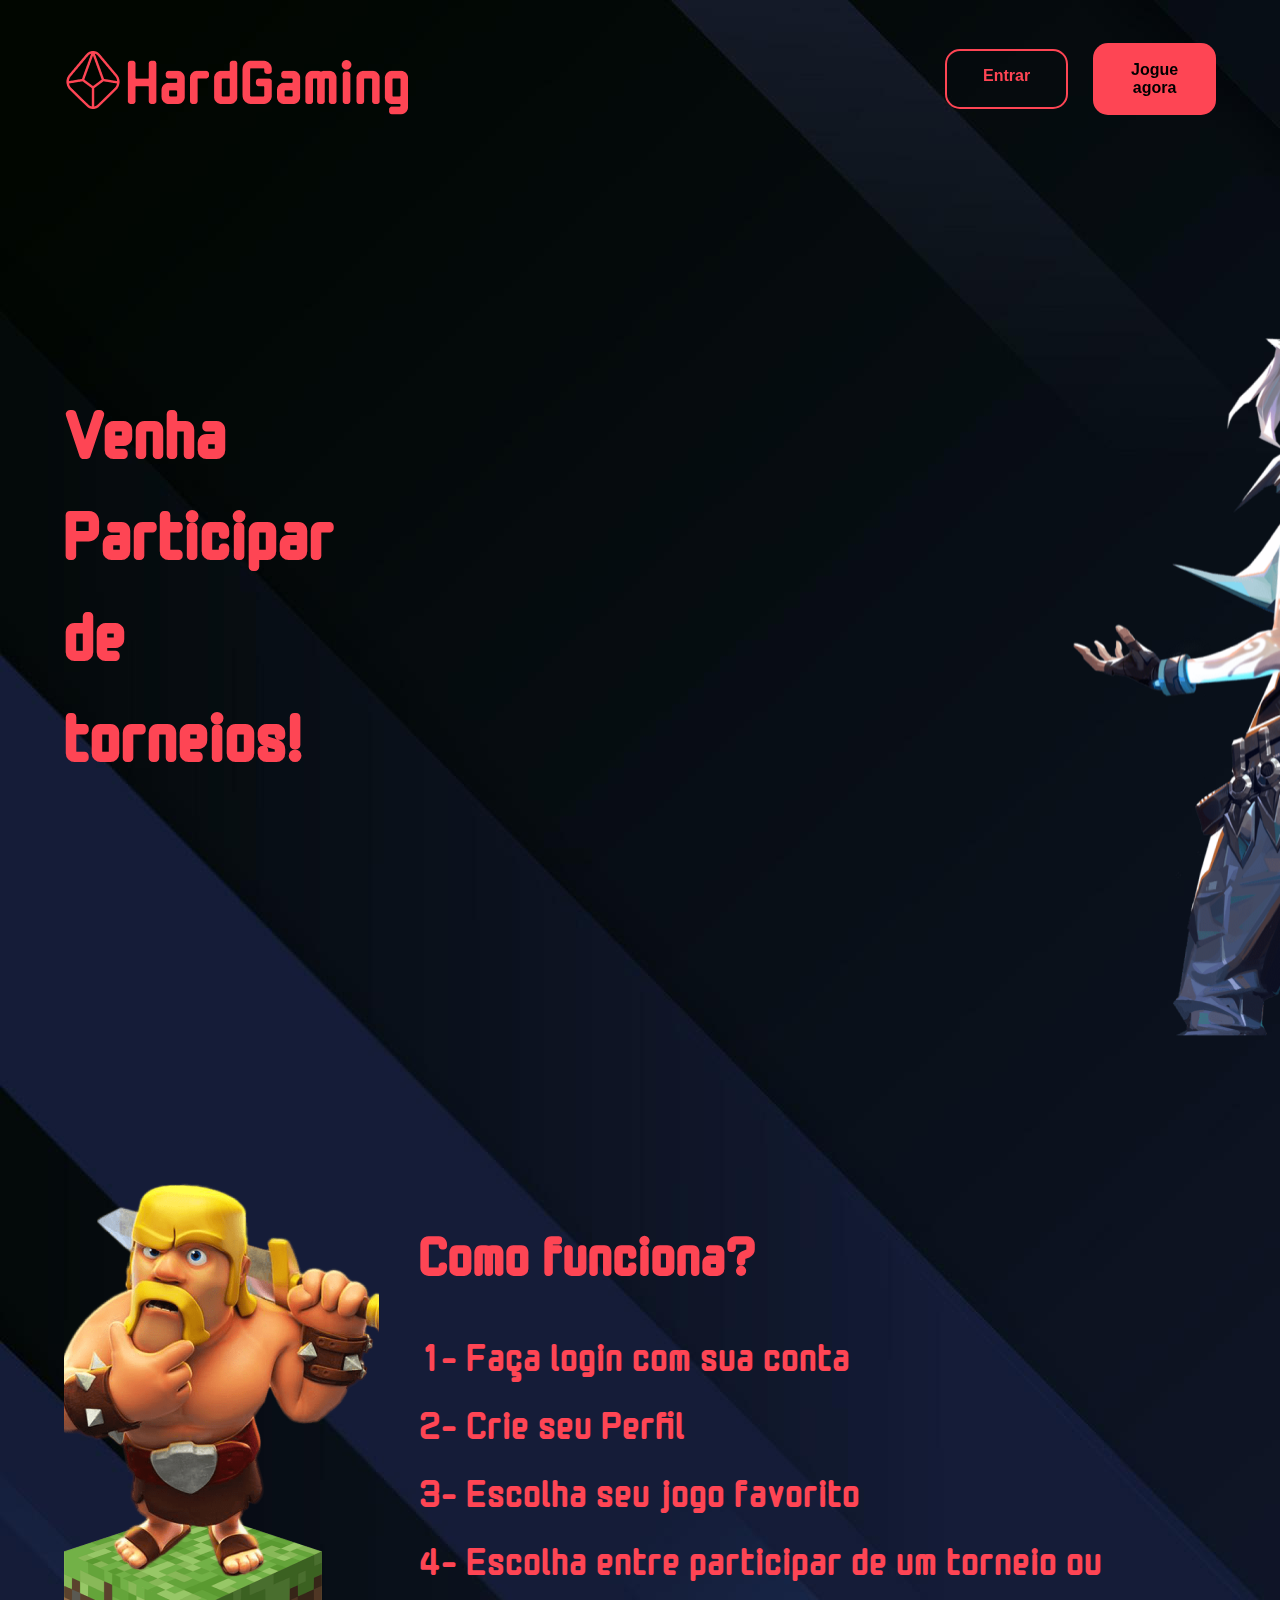
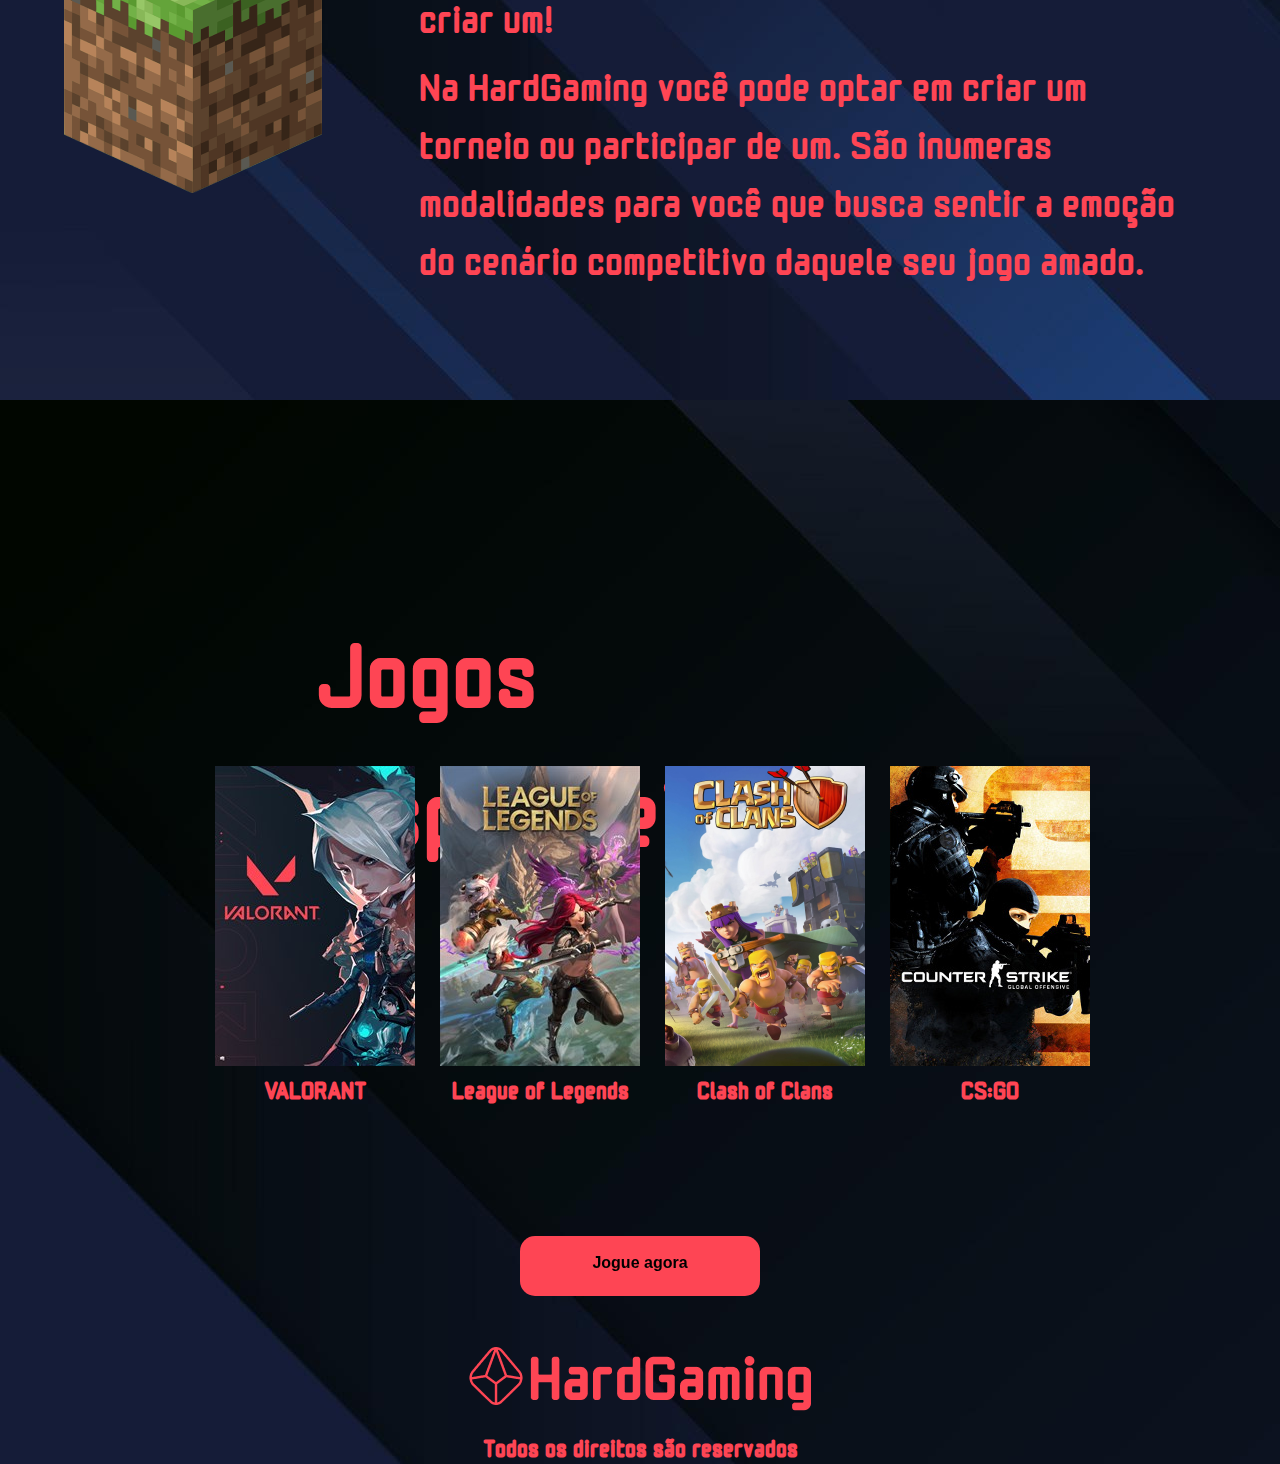
<file: index.html>
<!DOCTYPE html>
<html lang="pt-br">
<head>
    <link rel="stylesheet" type="text/css" href="./css/teste.css" />

    <meta charset="UTF-8">
    <meta http-equiv="X-UA-Compatible" content="IE=edge">
    <meta name="viewport" content="width=device-width, initial-scale=1.0">
    <title>HardGaming</title>
</head>
<body id="entrar">
    <header>
     <div class="container">
        <nav>
            <a href="../index.html">
                <img src="./img/logo.png" alt="Logo" id="iconeHome">
            </a>
            <ul class="ul">
                <a href="./pages/PaginaTorneios.html" class="button-28">Entrar</a>
                <a href="./pages/criarConta.html" class="button-29">Jogue agora</a>
                
            </ul>
    
        </nav>
        <section class="banner">
           <div class="banner-text">
                <h1>Venha</h1>
                <h1>Participar</h1>
                <h1>de</h1>
                <h1>torneios!</h1>
            </div>
           <div class="container2">
                <img src="./img/jett.png" alt="jett">
           </div>
           </div> 
        </section>
        
    </div>
    </header>
 
    <section class="Sobre">
        <div class="container">

            <div class="como-funciona">

                <img src="./img/barbaro.png" alt="barbaro">
                <div class="como-funiona-texto">
                    <h2>Como funciona?</h2>
                    <p>1- Faça login com sua conta</p>
                        <p>2- Crie seu Perfil</p>
                        <p>3- Escolha seu jogo favorito</p>
                        <p>4- Escolha entre participar de um torneio ou criar um! </p>
                       <p>
                        Na HardGaming você pode optar em
                        criar um torneio ou participar de um.
                        São inumeras modalidades para você
                        que  busca sentir a emoção do
                        cenário competitivo daquele seu
                        jogo amado.</p>
                </div>
            </div>

        </div>


    </section>
    <section class="jogos">
        <div class="titulo">
            <h1>Jogos disponiveis</h1>
        </div>
        
        
        
        
        
        <div class="jogos-disponiveis">
            <div class="valorant">
                <img src="./img/valorant.png" alt="valorant">
                <h2>VALORANT</h2>
    
            </div>
            <div class="lol">
                <img src="./img/lol.png" alt="lol">
                <h2>League of Legends</h2>
            </div>
    
            <div class="clash">
                <img src="./img/clash.png" alt="clash">
                <h2>Clash of Clans</h2>
            </div>
    
            <div class="cs">
                <img src="./img/cs.png" alt="CSGO">
                <h2>CS:GO</h2>
            </div>

        </div>
    </section>
    <section>
        <div class="fim">
            <a href="./pages/criarConta.html" class="button-29">Jogue agora</a>
            <img src="./img/logo.png" alt="Logo">
            <h2>Todos os direitos são reservados</h2>
        </div>
    </section>
    


</body>
</html>
</file>
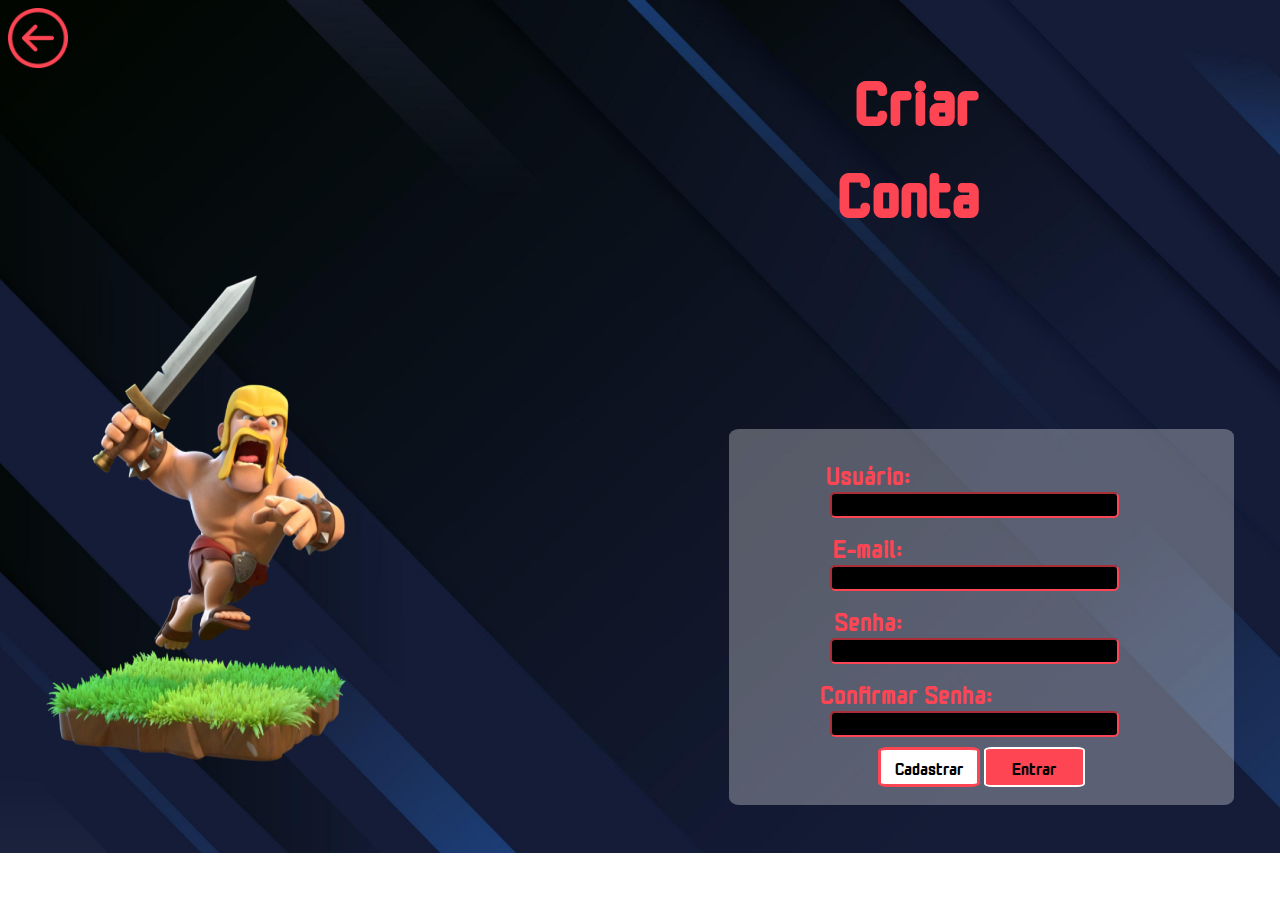
<file: pages/criarConta.html>
<!DOCTYPE html>
<html lang="pt-br">
<head>
    <link rel="stylesheet" type="text/css" href="../css/css.css" />

    <meta charset="UTF-8">
    <title>Criar Conta</title>
</head>
<body id="entrar">


   <section class="topoCriarConta">

   <a href="../index.html"><img src="../img/botao-voltar.png" alt="botaovoltar" id="botaoVoltarCriar"></a> 

    <h1>Criar Conta</h1>

    

   </section>

   <img class="barbaroCriar" src="../img/barbaroCriar.png" alt="barbaro atacando">

<main>

        <form class="form">

        <label for="usuario">Usuário:</label>
        <input type="text" id="usuario" class="input-main">

        <label for="email">E-mail:</label>
        <input type="text" id="email" class="input-main">

        <label for="senha">Senha:</label>
        <input type="password" id="senha" class="input-main">

        <label for="confSenha" style="margin-left: -30%;"> Confirmar Senha:</label>
        <input type="password" id="confSenha" class="input-main">

        <input type="button" value="Cadastrar" id="button-cadastrar" onclick="cadastrar()">
        <input type="button" value="Entrar" id="button-entrar">
        

       </form> 
</main>

</body>
<script src="../scripts/script.js"></script>
</html>
</file>
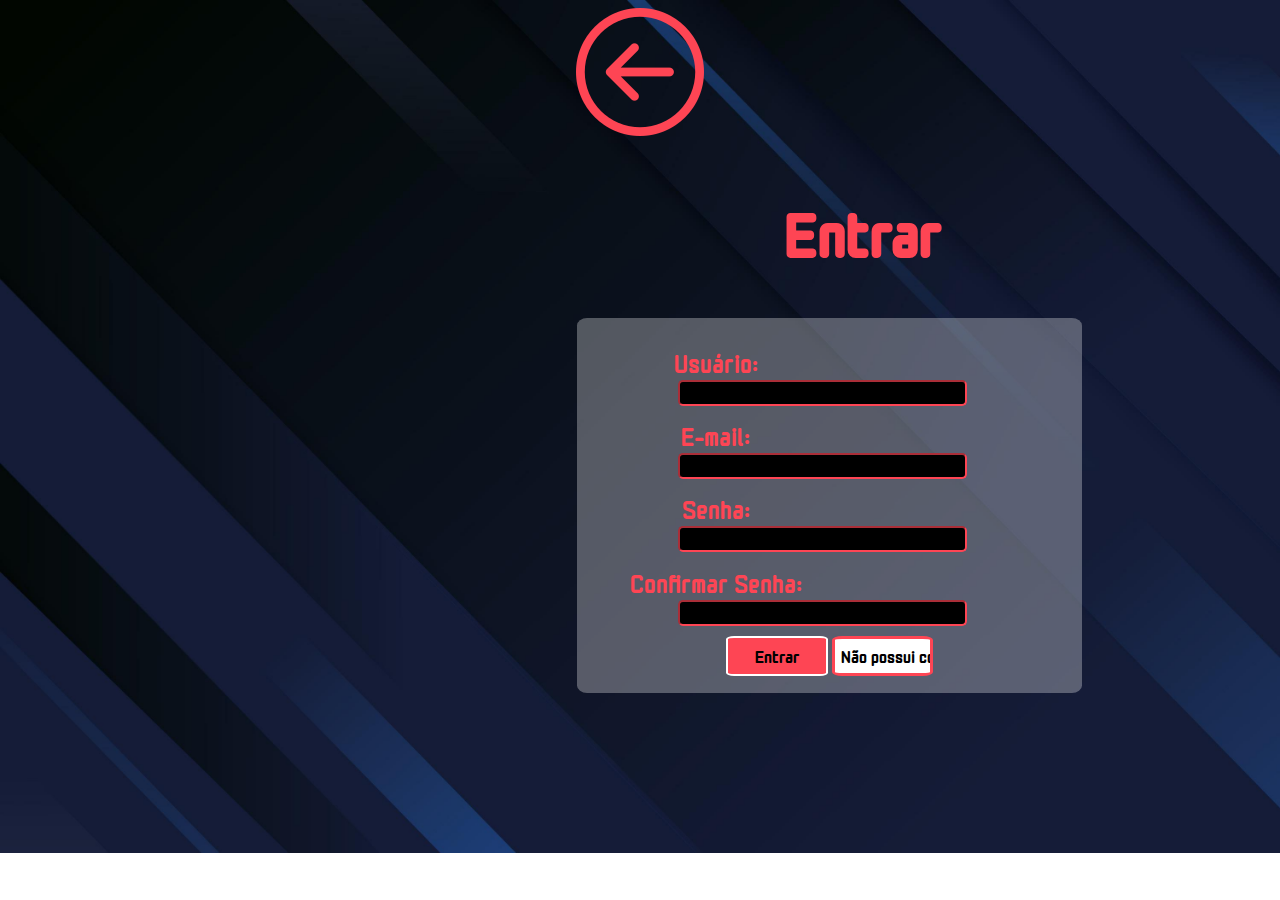
<file: pages/entrar.html>
<!DOCTYPE html>
<html lang="pt-br">
<head>
    <link rel="stylesheet" type="text/css" href="../css/css.css" />

    <meta charset="UTF-8">
    <title>Entrar</title>
</head>
<body id="entrar">
    <img src="../img/botao-voltar.png" alt="botaovoltar">
    
    <h1>Entrar</h1>

<main>
        <form class="form">

        <label for="usuario">Usuário:</label>
        <input type="text" id="usuario" class="input-main">

        <label for="email">E-mail:</label>
        <input type="text" id="email" class="input-main">

        <label for="senha">Senha:</label>
        <input type="text" id="senha" class="input-main">

        <label for="confSenha">Confirmar Senha:</label>
        <input type="text" id="confSenha" class="input-main">

        <input type="button" value="Entrar" id="button-entrar">
        <input type="button" value="Não possui conta? Cadastrar" id="button-cadastrar">

       </form> 
</main>

</body>
</html>
</file>
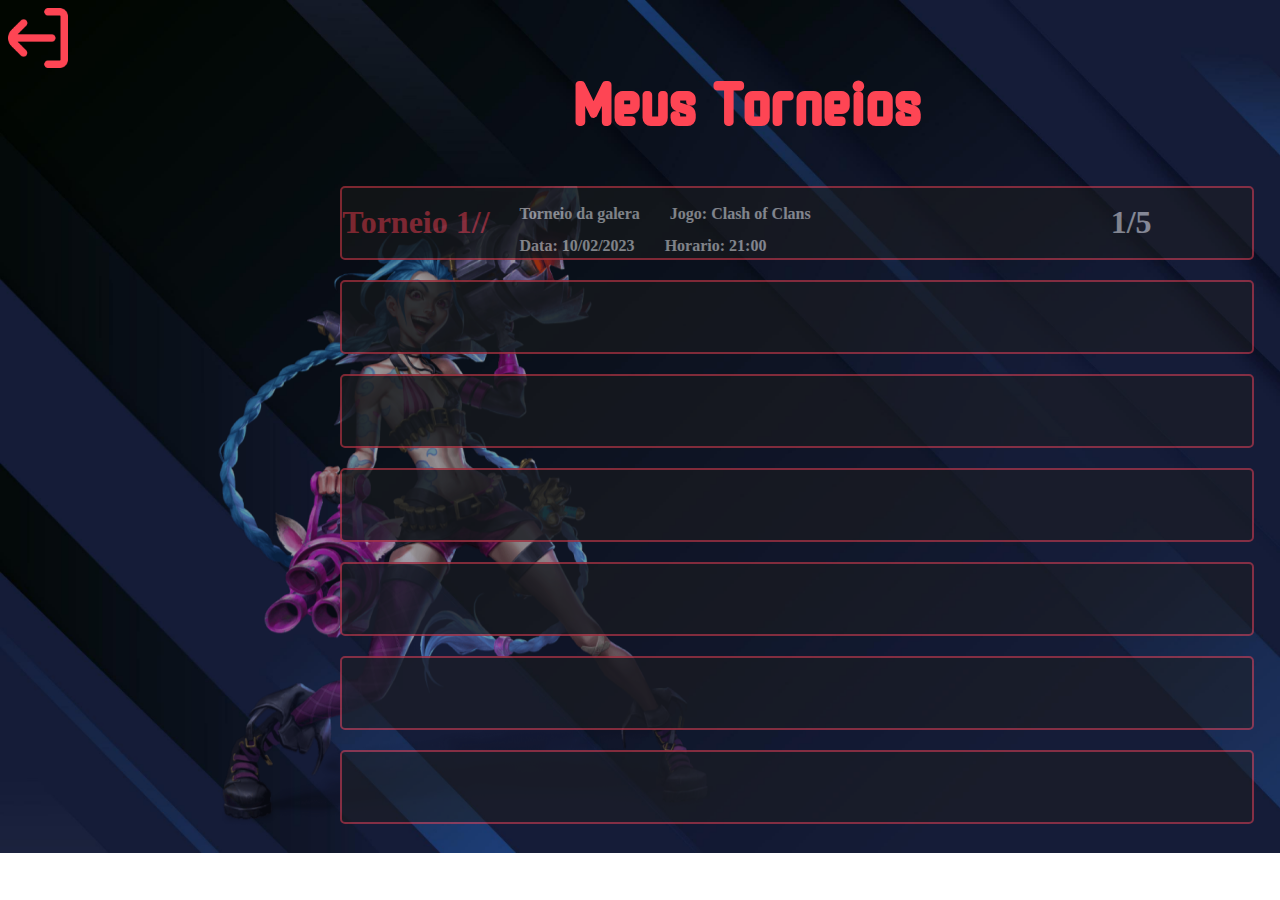
<file: pages/meusTorneios.html>
<!DOCTYPE html>
<html lang="pt-br">
<head>
    <link rel="stylesheet" type="text/css" href="../css/css.css" />
    <meta charset="UTF-8">
    <title>Meus Torneios</title>
</head>
<body>
    
    <div class="topoMeusTorneios">

       <a href="../pages/PaginaTorneios.html"><img src ="../img/voltar.png" alt="Logo"></a> 
        
        <h1>Meus Torneios</h1>

    </div>


    

<section class="baixo">

<div class="containerBoxMeuTorneio">
    <div class="boxMeuTorneio">
    <div class="meuTorneioCaixaTitulo">
        <h2>Torneio 1//</h2>
    <div style="display: block;">
        <div class="meuTorneioCaixaInfo">
            <h3>Torneio da galera</h3> 
            <h3>Jogo: Clash of Clans</h3>
        </div>

        <div class="meuTorneioCaixaInfo2">
            <h3>Data: 10/02/2023</h3> 
            <h3>Horario: 21:00</h3>
        </div>
    </div>
    <h4 class="quantidade">1/5</h4>
</div>

    </div>
    <div class="boxMeuTorneio"></div>
    <div class="boxMeuTorneio">
        
    </div>
    <div class="boxMeuTorneio"></div>
    <div class="boxMeuTorneio"></div>
    <div class="boxMeuTorneio"></div>
    <div class="boxMeuTorneio"></div>

</div>   

</section>
 

    

</body>
</html>
</file>
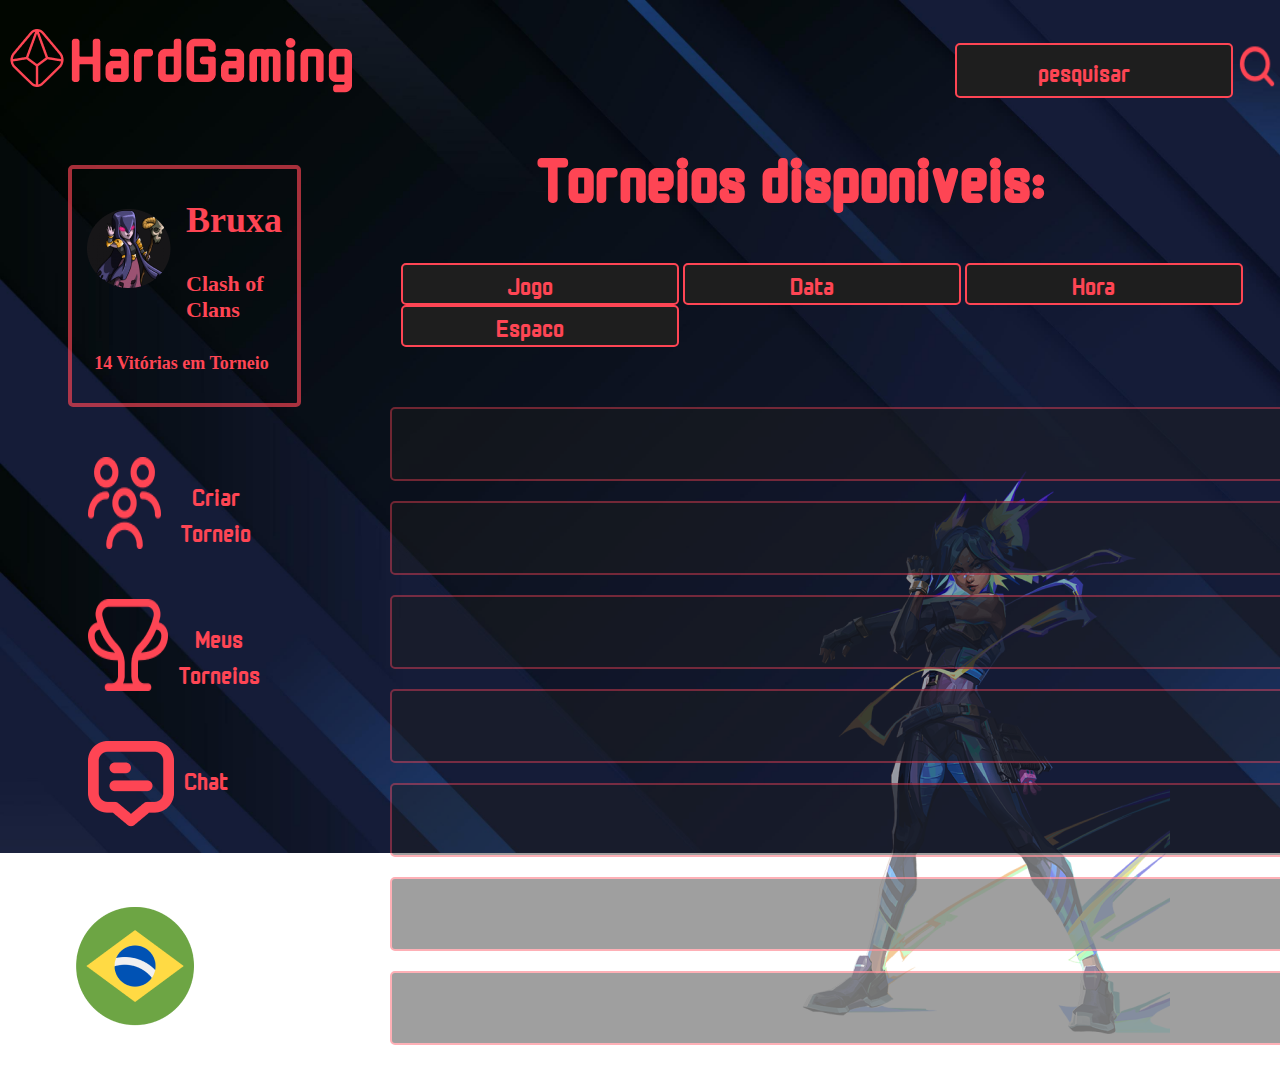
<file: pages/PaginaTorneios.html>
<!DOCTYPE html>
<html lang="pt-br">
<head>
    <link rel="stylesheet" type="text/css" href="../css/css.css" />
    <meta charset="UTF-8">
    <title>HardGaming</title>
</head>
<body>
    
    <div class="topo">

        <a href="../index.html"><img src ="../img/logo.png" alt="Logo"></a>
        <input type="search" id="pesquisa" value="pesquisar"><br><br>
        <img id="lupa" src="../img/pesquisar.png" alt="LupaPesquisa">

    </div>

<section class="meio">
    <div class="perfilArea">
        <div class="imagemBruxa">
    <img src="../img/fotoPerfil.png" alt="Foto de Perfil">
        </div>
    <div class="perfilTexto">
        <a href="../pages/perfil.html" style="text-decoration: none;"><h2>Bruxa</h2></a>
        <h3>Clash of Clans</h3>
        <h4>14 Vitórias em Torneio</h4>
    </div>
    </div>


    <div class="torneiosDisponiveisTexto">
        <h1>Torneios disponiveis:</h1>
    
        <div class="menuJogos">
            <input type="search" id="jogo" value="Jogo">
            <input type="search" id="data" value="Data">
            <input type="search" id="hora" value="Hora">
            <input type="search" id="espaco" value="Espaco">
        </div>
    
    
    </div>

    
</section>

<section class="baixo">

<div class="iconesTorneio">
    <div class="criarTorneio">
        <img src="../img/criarTorneio.png" alt="Icone CriarTorneio">
        <a href="">Criar Torneio</a>
    </div>
   
    <div class="meusTorneios">
        <img src="../img/meusTorneios.png" alt="Icone meusTorneios">
        <a href="../pages/meusTorneios.html">Meus Torneios</a>
    </div>
    
    <div class="chat">
        <img src="../img/chat.png" alt="Icone chat">
        <a href="../pages/chat.html">Chat</a>
    </div>

    <div class="brasil">
        <img src="../img/brasil.png" alt="bandeira do Brasil">
    </div>
</div>

<div class="containerBox">
    <div class="boxTorneio"></div>
    <div class="boxTorneio"></div>
    <div class="boxTorneio"></div>
    <div class="boxTorneio"></div>
    <div class="boxTorneio"></div>
    <div class="boxTorneio"></div>
    <div class="boxTorneio"></div>



</div>
    

</section>
 

    

</body>
</html>
</file>
<file: css/teste.css>
@font-face {
    font-family: "Monomaniac One";
    src: url("../fonts/MonomaniacOne-Regular.ttf");
  }
*{
    margin: 0;
    padding: 0;
    box-sizing: border-box;
    text-decoration: none;
}

body{
    background-image: url('../img/background-image-blue.jpg');
    /* background-color:#000000; */
}
.container2{
    position: absolute;
    width: 462px;
    height: 767.34px;
    left: 1030px;
    top: 269px;
}
.container{
    max-width: 1400px;
    margin: 0 auto;
    padding: 0 5%;
}
nav{
    display: flex;
    align-items: center;
    justify-content: space-between;
    padding-top:30px; 
}
nav ul{
    display: flex;
    align-items: center;
    margin: 25 0px;


}
    /* CSS */
/* CSS */
.button-28 {
  appearance: none;
  background-color: transparent;
  border: 2px solid #FE4554;
  border-radius: 15px;
  box-sizing: border-box;
  color: #FE4554;
  cursor: pointer;
  display: inline-block;
  font-family: Roobert,-apple-system,BlinkMacSystemFont,"Segoe UI",Helvetica,Arial,sans-serif,"Apple Color Emoji","Segoe UI Emoji","Segoe UI Symbol";
  font-size: 16px;
  font-weight: 600;
  line-height: normal;
  margin: 0 25px;
  min-height: 60px;
  min-width: 0;
  outline: none;
  padding: 16px 24px;
  text-align: center;
  text-decoration: none;
  transition: all 300ms cubic-bezier(.23, 1, 0.32, 1);
  user-select: none;
  -webkit-user-select: none;
  touch-action: manipulation;
  width: 100%;
  will-change: transform;
}

.button-28:disabled {
  pointer-events: none;
}

.button-28:hover {
  color: #000000;
  background-color: #FE4554;
  box-shadow: rgba(0, 0, 0, 0.25) 0 8px 15px;
  transform: translateY(-2px);
}

.button-28:active {
  box-shadow: none;
  transform: translateY(0);
}
.button-29 {
    appearance: none;
    background-color: #FE4554;
    border: 2px solid transparent;
    border-radius: 15px;
    box-sizing: border-box;
    color: #000000;
    cursor: pointer;
    display: inline-block;
    font-family: Roobert,-apple-system,BlinkMacSystemFont,"Segoe UI",Helvetica,Arial,sans-serif,"Apple Color Emoji","Segoe UI Emoji","Segoe UI Symbol";
    font-size: 16px;
    font-weight: 600;
    line-height: normal;
    margin: 0;
    min-height: 60px;
    min-width: 0;
    outline: none;
    padding: 16px 24px;
    text-align: center;
    text-decoration: none;
    transition: all 300ms cubic-bezier(.23, 1, 0.32, 1);
    user-select: none;
    -webkit-user-select: none;
    touch-action: manipulation;
    width: 100%;
    will-change: transform;
  }
  
  .button-29:disabled {
    pointer-events: none;
  }
  
  .button-29:hover {
    color: #FE4554;
    background-color: #000000;
    box-shadow: rgba(0, 0, 0, 0.25) 0 8px 15px;
    transform: translateY(-2px);
  }
  
  .button-29:active {
    box-shadow: none;
    transform: translateY(0);
  }
  .banner .banner-text h1{
    color: #FE4554;    
    font-family: 'Monomaniac One';
    font-style: normal;
    font-weight: 150px;
    font-size: 70px;


    
  }
.sobre .container{
    display: flex;
    align-items: center;
    margin-bottom: 400px;

  }
.como-funiona-texto{
    padding: 0 40px;
}
.como-funiona-texto h2{
  font-family: 'Monomaniac One';
  font-style: normal;
  font-weight: 400px;
  font-size: 56px;
  line-height: 139px;
  color: #FE4554;


}
.como-funiona-texto  p{
    margin: 5px 0 10px 0;
    font-size: 40px;
    color: #FE4554;
    font-family: 'Monomaniac One';

}
.sobre .container .como-funciona-img{
    width: 50%;

}
.sobre .container .como-funiona-img img{
    width: 100%;

}

nav a img{
  width: 347px;
  height: 93px;
  left: 527px;
  top: 88px;

}
.banner{
  display: flex;
}
.banner .container2 img{
  width: 462px;
  height: 767.34px;
  left: 806px;
  top: 269px;

}
.banner .banner-text{
  display: flex;
  flex-direction: column;
  justify-content: end;
  margin-top: 250px;

}
.sobre{
  display: flex;
  flex-direction: column;
}
.como-funciona{
  display: flex;
}
.como-funciona img{
  width: 315px;
  height: 612px;
}
header{
  margin-bottom: 400px;
}

.titulo h1{
  width: 651px;
  height: 139px;
  left: 377px;
  top: 1943px;

  font-family: 'Monomaniac One';
  font-style: normal;
  font-weight: 400;
  font-size: 96px;
  line-height: 139px;
  color: #FE4554;
}
.jogos{
  margin-top: 300px;
  align-items: center;
  display: flex;
  flex-direction: column;
}
.valorant{
  display: flex;
  flex-direction: column;
  align-items: center;
  margin-left: 25px;
  
}
.lol{
  display: flex;
  flex-direction: column;
  align-items: center;
  margin-left: 25px;
  
}
.clash{
  display: flex;
  flex-direction: column;
  align-items: center;
  margin-left: 25px;
  
}
.cs{
  display: flex;
  flex-direction: column;
  align-items: center;
  margin-left: 25px;
  
}
.jogos-disponiveis{
  margin-top: 30px;
  display: flex;
  flex-direction: row;
  align-items: center;
}
.jogos-disponiveis h2{
  color: #FE4554;
  font-family: 'Monomaniac One';
  font-style: normal;
  margin-top: 5px;


}
.fim{
  display: flex;
  align-items: center;
  flex-direction: column;
  margin-top: 100px;
}
.fim a{
  width: 240px;
  margin-top: 30px;

}
.fim img{
  margin-top: 30px;
}
.fim h2{
  margin-top: 10px;
  color: #FE4554;
  font-family: 'Monomaniac One';
}
/* CSS */
/* .button-28 {
  appearance: none;
  background-color: transparent;
  border: 2px solid #1A1A1A;
  border-radius: 15px;
  box-sizing: border-box;
  color: #3B3B3B;
  cursor: pointer;
  display: inline-block;
  font-family: Roobert,-apple-system,BlinkMacSystemFont,"Segoe UI",Helvetica,Arial,sans-serif,"Apple Color Emoji","Segoe UI Emoji","Segoe UI Symbol";
  font-size: 16px;
  font-weight: 600;
  line-height: normal;
  margin: 0;
  min-height: 60px;
  min-width: 0;
  outline: none;
  padding: 16px 24px;
  text-align: center;
  text-decoration: none;
  transition: all 300ms cubic-bezier(.23, 1, 0.32, 1);
  user-select: none;
  -webkit-user-select: none;
  touch-action: manipulation;
  width: 100%;
  will-change: transform;
}

.button-28:disabled {
  pointer-events: none;
}

.button-28:hover {
  color: #fff;
  background-color: #1A1A1A;
  box-shadow: rgba(0, 0, 0, 0.25) 0 8px 15px;
  transform: translateY(-2px);
}

.button-28:active {
  box-shadow: none;
  transform: translateY(0);
} */
</file>
<file: css/css.css>
body{
    background-image: url('../img/background-image-blue.jpg');
    background-repeat: no-repeat;
    background-attachment: fixed;
    background-size: 100%;
    text-align: center;
    
}   
@font-face {
    font-family: "Monomaniac One";
    src: url("../fonts/MonomaniacOne-Regular.ttf");
  }

body h1{
    color:#FE4554;
    font-weight:600;
    font-family: 'Monomaniac One';
    font-style: normal;
    font-size:64px; ;
    text-align: right;
    margin-right:26% ;
}

body label{
    color:#FE4554;
    font-family: 'K2D';
    font-style: normal;
    font-weight: 500;
    font-size: 1.6rem;
    font-family: 'Monomaniac One';
    margin-left: -45%;
}

.topoCriarConta{
    display: flex;
}

.topoCriarConta img{
    height:60px ;
    width: 60px;
}

.topoCriarConta h1{
    margin-bottom:-10px;
    margin-left: 770px;

}

.barbaroCriar{
    margin-top: 50px;
    width: 300px;
    height: 500px;
}

@media screen and (max-width: 768px) {
    body label{
        font-size: 1rem;
    }
}

main{
    display: inline-block;
    background-color: rgba(255, 255, 255, 0.3);
    border-radius: 2%;
    width: 40%;
    height: 350px;
    margin-left: 30%;
    padding-top: 2%;
}   

.input-main{
    border-radius: 5px;
    position: relative;
    width: 55%;
    border-color: #FE4554;
    background-color: black;
    color:white ;
    display: block;
    margin-left: 20%;
    padding: 0.7%;
    margin-bottom: 2%;  
}

.form #button-entrar{
    background-color: #FE4554;
    border-radius:8%;
    width: 20%;
    height: 40px;
    border: 9px;
    font-family: 'Monomaniac One';
    border: solid 2px white;
    font-size: 1.1rem;

}

.form #button-cadastrar{
    background-color: #ffffff;
    border-radius:10%;
    width: 20%;
    height: 40px;
    border: 9px;
    border: solid 3px #FE4554 ;
    font-family: 'Monomaniac One';
    font-size: 1.1rem;


}

.container {
    position: relative;
    width: 800px; 
    height: 600px; 
  }
  
  .container img {
    position: absolute;
    top: 170%; 
    left: 50%; 
    transform: translate(-50%, -50%); 
    max-width: 100%; 
    max-height: 100%; 
  }
  
  
  
  .container2 img {
    position: absolute;
    top: 17%; 
    left: 50%; 
    transform: translate(-50%, -50%); 
    max-width: 100%; 
    max-height: 100%; 
  }
  



.menuJogos  input, .topo input{
    background-color:#1E1E1E;
    border: solid 2px #FE4554;
    color: #FE4554;
    font-family: 'Monomaniac One';
    font-style: normal;
    font-weight: 400;
    font-size: 25px;
    text-align: center;
    border-radius: 5px;
    display: inline;
    
}



.topo{
   text-align: left;
   display: flex;
}

#pesquisa{
    margin-left: 600px;
    margin-top: 35px;
    width: 300px;   
    height: 55px;
    left: 756px;
    top: 44px;
}

#lupa{
    height: 50px;
    width: 50px;
    margin-top: 35px;

}


.meio{
    display: flex;
    margin-top: 60px;
    margin-left: 60px;
    text-align: left;


}
.perfilArea{
    border: 4px solid rgba(254, 69, 84, 0.65);
    border-radius: 5px;
    left: 179px;
    top: 181px;
    display: flex;

}

.perfilArea h2{
    font-family: 'Montserrat';
    font-style: normal;
    font-weight: 700;
    font-size: 36px;
    display: flex;
    text-align: center;
    color: #FE4554;

}

.perfilArea h3{
    font-family: 'Montserrat';
    font-style: normal;
    font-weight: 700;
    font-size: 22px;
    color: #FE4554;
}

.perfilArea h4{
    font-family: 'Montserrat';
    font-style: normal;
    font-weight: 700;
    font-size: 18px;
    line-height: 32px;
    text-align: center;
    color: #FE4554;
    margin-left: -105px;

}

.meio img{
    margin-top: 15px;
    margin-left: 15px;
}

.perfilTexto{
    margin-left: 15px;
    padding-right: 15px;
}

.imagemBruxa{
    margin-top: 25px;
}

.torneiosDisponiveisTexto{
    display: inline-block;
    margin-left: 100px;
    margin-top: -80px;
}

.menuJogos{
    display: inline-block;

}

.baixo{
    display: flex;
}

.baixo div a{
    font-family: 'Monomaniac One';
    font-style: normal;
    font-weight: 400;
    font-size: 25px;
    text-align: center;    
    color: #FE4554;
    text-decoration: none;
     
}

.criarTorneio{
    display: flex;
    margin:50px 0px 30px 80px;
}

.meusTorneios{
    margin:50px 0px 30px 80px;
    display: flex;

}

.chat{
    display: flex;
    margin:50px 0px 30px 80px;
}

.iconesTorneio div a{
    margin-left: 10px;
    margin-top: 20px;
}

.brasil{
    margin-top: 80px;
}

.boxTorneio{
    background-color:#1E1E1E;
    border: solid 2px #FE4554;
    border-radius: 5px;
    height: 70px;
    width: 910px;
    margin-left: 130px;
    margin-bottom: 20px;
    opacity: 0.7;
}

.containerBox{
    background-image:url(../img/zeri.png) ;
    background-repeat: no-repeat;
    opacity: 0.6;
    background-position-x: 80%;
    background-position-y: 70%;

}


.topoMeusTorneios{
    display: flex;
}

.topoMeusTorneios img{
    height: 60px;
    width: 60px;

}

.topoMeusTorneios h1{
    margin-left: 40%;
}


.boxMeuTorneio{
    background-color:#1E1E1E;
    border: solid 2px #FE4554;
    border-radius: 5px;
    height: 70px;
    width: 910px;
    margin-left: 130px;
    margin-bottom: 20px;
    opacity: 0.8;
}

.containerBoxMeuTorneio{
    background-image:url(../img/jinx.png) ;
    background-repeat: no-repeat;
    opacity: 0.6;
    background-position-x: -10%;
    background-position-y: 70%;
    margin-left: 16%;

}

.boxMeuTorneio h2{
    font-family: 'Montserrat';
    font-style: normal;
    font-weight: 900;
    font-size: 32px;
    line-height: 39px;
    text-align: center;
    color: #FE4554;
    margin-top: 15px;
}

.boxMeuTorneio h3{
    font-family: 'Montserrat';
    font-style: normal;
    font-weight: 900;
    font-size: 16px;
    line-height: 20px;    
    color: #FFFFFF;
    margin-left: 30px;


}

.meuTorneioCaixaTitulo{
    display: flex;
}

.meuTorneioCaixaInfo{
    display: flex;
}

.meuTorneioCaixaInfo2{
    display: flex;
    margin-top: -20px;
}

.quantidade{
    font-family: 'Montserrat';
    font-style: normal;
    font-weight: 900;
    font-size: 32px;
    line-height: 39px;
    color: #FFFFFF;
    margin-left: 300px;
    margin-top: 15px;

    
}
</file>
